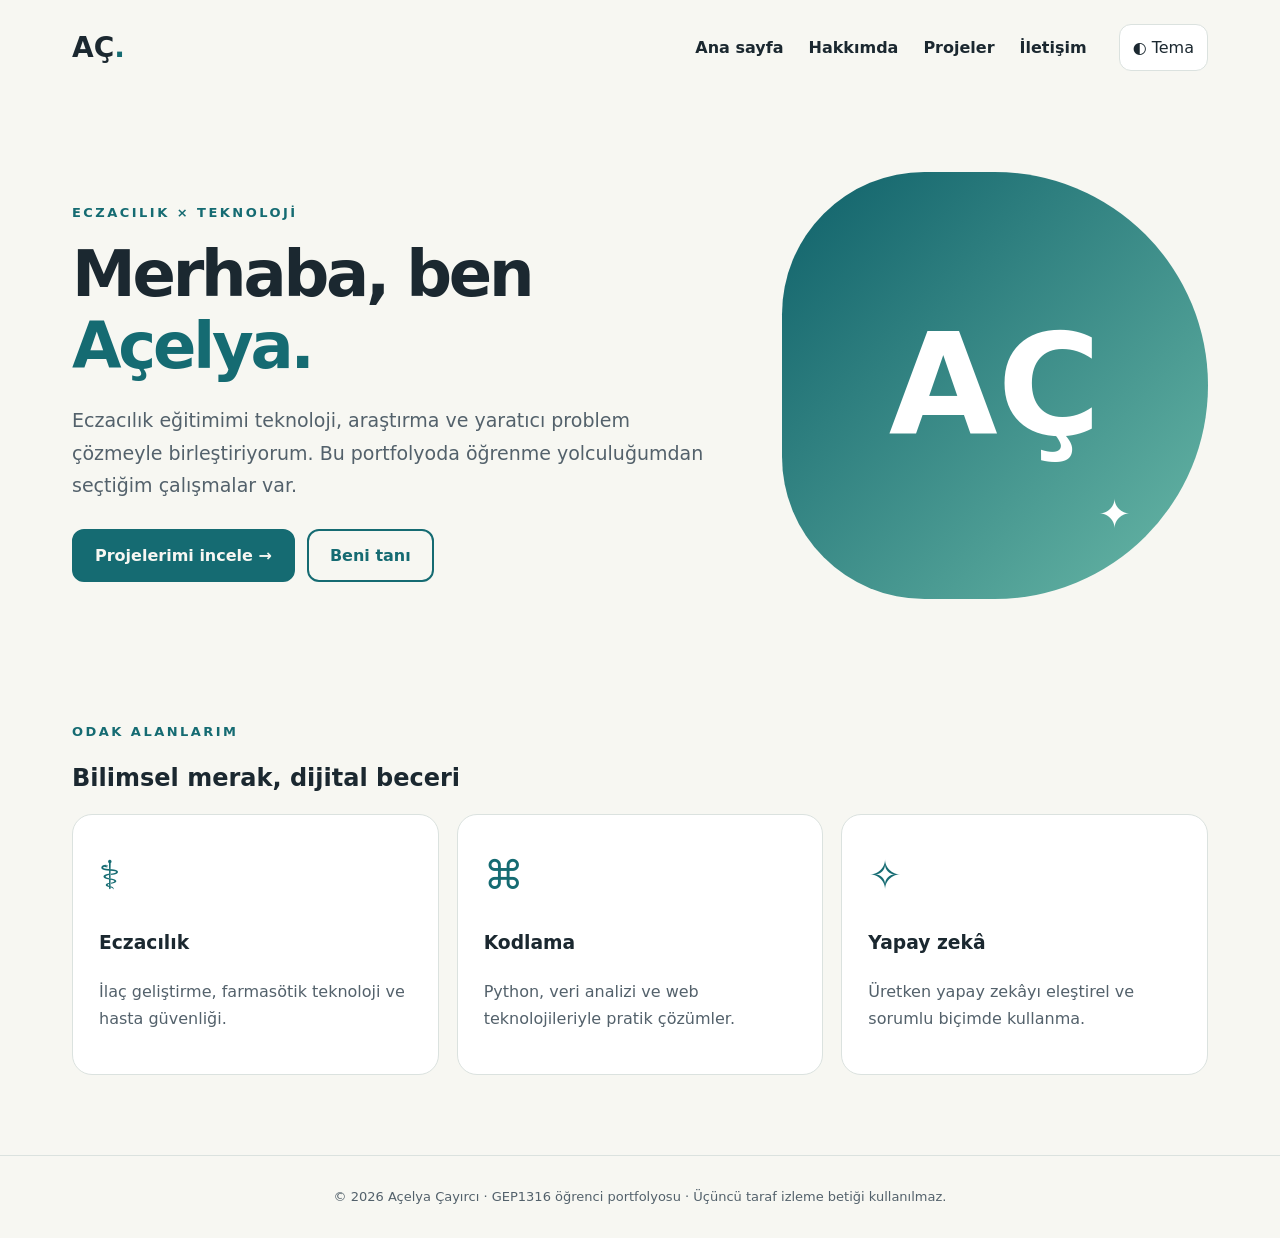
<file: index.html>
<!doctype html><html lang="tr"><head><meta charset="utf-8"><meta name="viewport" content="width=device-width,initial-scale=1"><meta name="description" content="Açelya Çayırcı, eczacılık ve dijital okuryazarlık portfolyosu"><title>Ana sayfa | Açelya Çayırcı</title><link rel="stylesheet" href="style.css"></head><body><a class="skip" href="#main">İçeriğe geç</a><header class="top"><a class="logo" href="index.html">AÇ<span>.</span></a><button id="menu" class="menu" aria-expanded="false" aria-controls="nav">☰ <span class="sr">Menüyü aç</span></button><nav id="nav" aria-label="Ana menü"><a href="index.html">Ana sayfa</a><a href="hakkimda.html">Hakkımda</a><a href="projeler.html">Projeler</a><a href="iletisim.html">İletişim</a></nav><button id="theme" aria-label="Karanlık modu aç">◐ Tema</button></header><main id="main"><section class="hero"><div><p class="eyebrow">ECZACILIK × TEKNOLOJİ</p><h1>Merhaba, ben <em>Açelya.</em></h1><p class="lead">Eczacılık eğitimimi teknoloji, araştırma ve yaratıcı problem çözmeyle birleştiriyorum. Bu portfolyoda öğrenme yolculuğumdan seçtiğim çalışmalar var.</p><div class="actions"><a class="btn" href="projeler.html">Projelerimi incele →</a><a class="btn secondary" href="hakkimda.html">Beni tanı</a></div></div><div class="avatar" role="img" aria-label="Açelya isminin baş harflerinden oluşturulmuş soyut avatar">AÇ<span>✦</span></div></section><section class="section"><p class="eyebrow">ODAK ALANLARIM</p><h2>Bilimsel merak, dijital beceri</h2><div class="cards"><article class="card"><div class="symbol">⚕</div><h3>Eczacılık</h3><p>İlaç geliştirme, farmasötik teknoloji ve hasta güvenliği.</p></article><article class="card"><div class="symbol">⌘</div><h3>Kodlama</h3><p>Python, veri analizi ve web teknolojileriyle pratik çözümler.</p></article><article class="card"><div class="symbol">✧</div><h3>Yapay zekâ</h3><p>Üretken yapay zekâyı eleştirel ve sorumlu biçimde kullanma.</p></article></div></section></main><footer>© 2026 Açelya Çayırcı · GEP1316 öğrenci portfolyosu · Üçüncü taraf izleme betiği kullanılmaz.</footer><script src="script.js" defer></script></body></html>
</file>
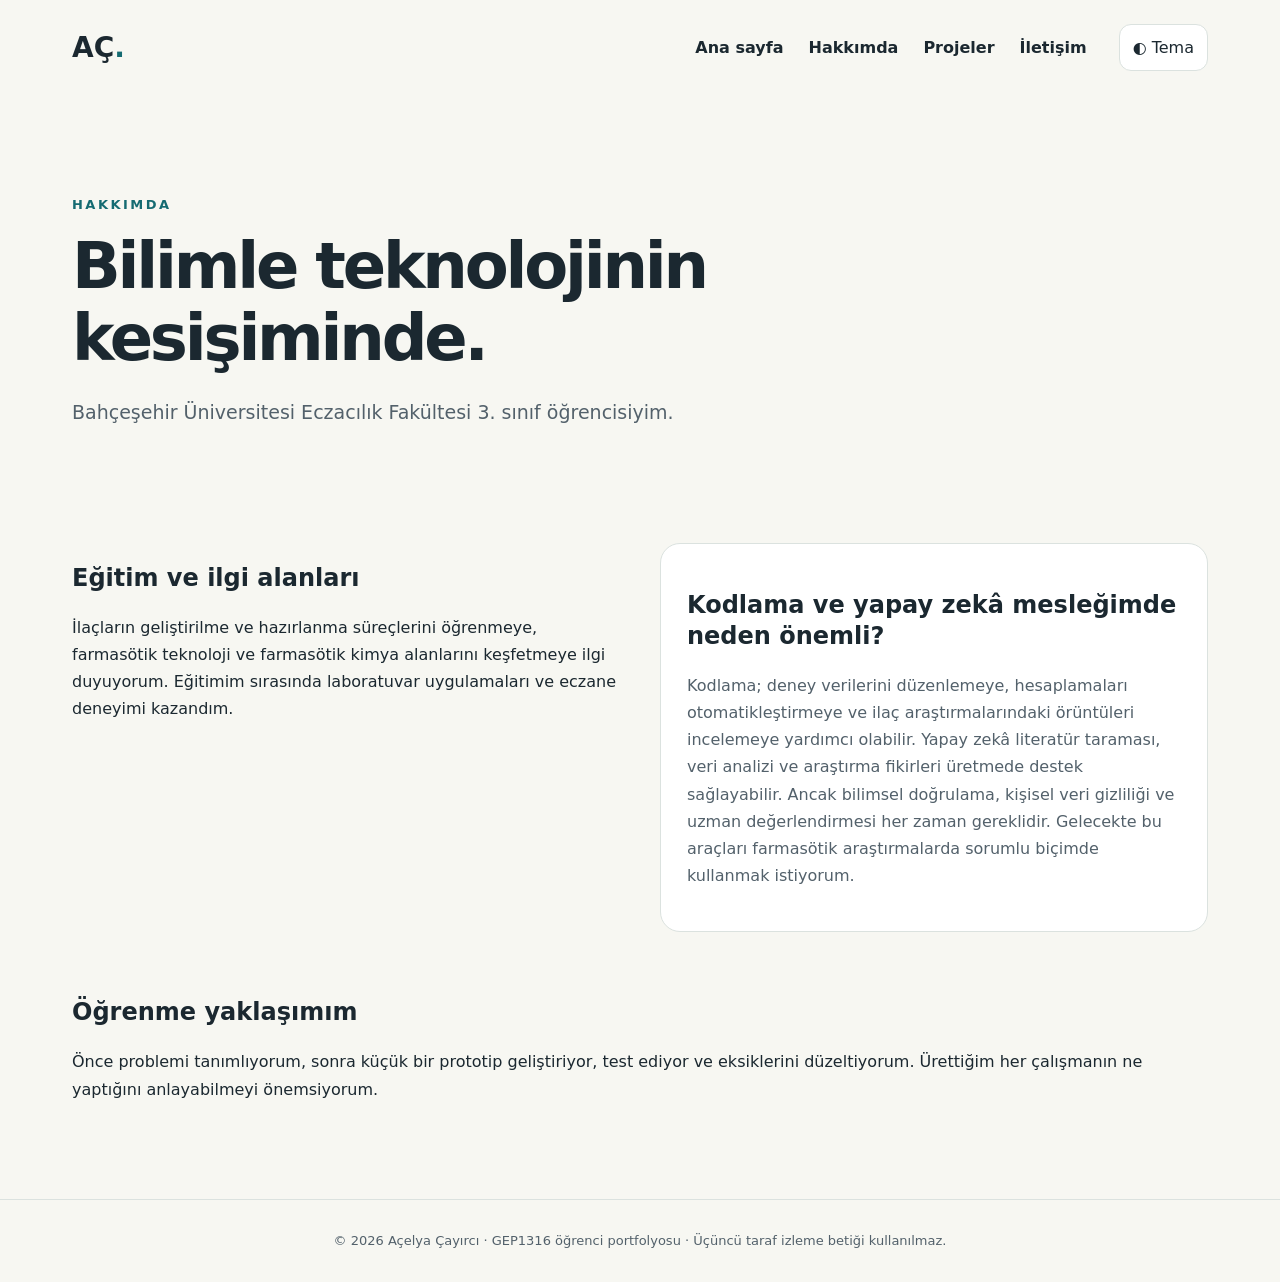
<file: hakkimda.html>
<!doctype html><html lang="tr"><head><meta charset="utf-8"><meta name="viewport" content="width=device-width,initial-scale=1"><meta name="description" content="Açelya Çayırcı, eczacılık ve dijital okuryazarlık portfolyosu"><title>Hakkımda | Açelya Çayırcı</title><link rel="stylesheet" href="style.css"></head><body><a class="skip" href="#main">İçeriğe geç</a><header class="top"><a class="logo" href="index.html">AÇ<span>.</span></a><button id="menu" class="menu" aria-expanded="false" aria-controls="nav">☰ <span class="sr">Menüyü aç</span></button><nav id="nav" aria-label="Ana menü"><a href="index.html">Ana sayfa</a><a href="hakkimda.html">Hakkımda</a><a href="projeler.html">Projeler</a><a href="iletisim.html">İletişim</a></nav><button id="theme" aria-label="Karanlık modu aç">◐ Tema</button></header><main id="main"><section class="pagehead"><p class="eyebrow">HAKKIMDA</p><h1>Bilimle teknolojinin kesişiminde.</h1><p class="lead">Bahçeşehir Üniversitesi Eczacılık Fakültesi 3. sınıf öğrencisiyim.</p></section><section class="section two"><div><h2>Eğitim ve ilgi alanları</h2><p>İlaçların geliştirilme ve hazırlanma süreçlerini öğrenmeye, farmasötik teknoloji ve farmasötik kimya alanlarını keşfetmeye ilgi duyuyorum. Eğitimim sırasında laboratuvar uygulamaları ve eczane deneyimi kazandım.</p></div><div class="card"><h2>Kodlama ve yapay zekâ mesleğimde neden önemli?</h2><p>Kodlama; deney verilerini düzenlemeye, hesaplamaları otomatikleştirmeye ve ilaç araştırmalarındaki örüntüleri incelemeye yardımcı olabilir. Yapay zekâ literatür taraması, veri analizi ve araştırma fikirleri üretmede destek sağlayabilir. Ancak bilimsel doğrulama, kişisel veri gizliliği ve uzman değerlendirmesi her zaman gereklidir. Gelecekte bu araçları farmasötik araştırmalarda sorumlu biçimde kullanmak istiyorum.</p></div></section><section class="section"><h2>Öğrenme yaklaşımım</h2><p>Önce problemi tanımlıyorum, sonra küçük bir prototip geliştiriyor, test ediyor ve eksiklerini düzeltiyorum. Ürettiğim her çalışmanın ne yaptığını anlayabilmeyi önemsiyorum.</p></section></main><footer>© 2026 Açelya Çayırcı · GEP1316 öğrenci portfolyosu · Üçüncü taraf izleme betiği kullanılmaz.</footer><script src="script.js" defer></script></body></html>
</file>
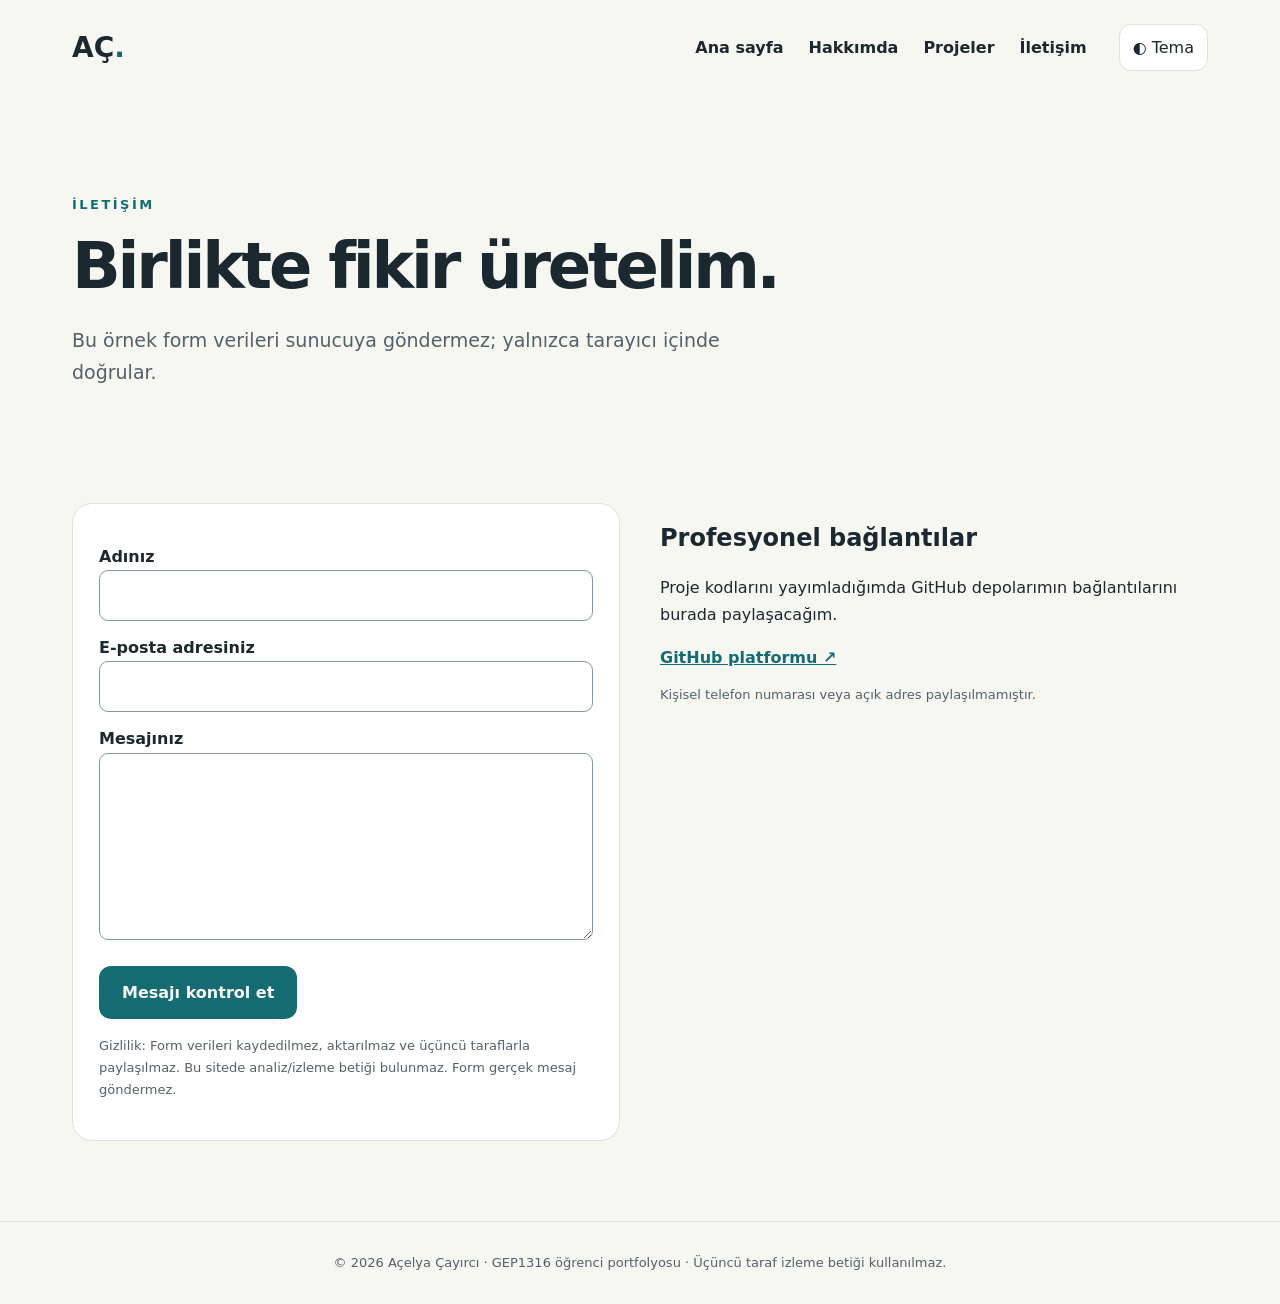
<file: iletisim.html>
<!doctype html><html lang="tr"><head><meta charset="utf-8"><meta name="viewport" content="width=device-width,initial-scale=1"><meta name="description" content="Açelya Çayırcı, eczacılık ve dijital okuryazarlık portfolyosu"><title>İletişim | Açelya Çayırcı</title><link rel="stylesheet" href="style.css"></head><body><a class="skip" href="#main">İçeriğe geç</a><header class="top"><a class="logo" href="index.html">AÇ<span>.</span></a><button id="menu" class="menu" aria-expanded="false" aria-controls="nav">☰ <span class="sr">Menüyü aç</span></button><nav id="nav" aria-label="Ana menü"><a href="index.html">Ana sayfa</a><a href="hakkimda.html">Hakkımda</a><a href="projeler.html">Projeler</a><a href="iletisim.html">İletişim</a></nav><button id="theme" aria-label="Karanlık modu aç">◐ Tema</button></header><main id="main"><section class="pagehead"><p class="eyebrow">İLETİŞİM</p><h1>Birlikte fikir üretelim.</h1><p class="lead">Bu örnek form verileri sunucuya göndermez; yalnızca tarayıcı içinde doğrular.</p></section><section class="section two"><form id="contact" class="card" novalidate><label for="name">Adınız</label><input id="name" name="name" autocomplete="name" required minlength="2" maxlength="80"><label for="email">E-posta adresiniz</label><input id="email" name="email" type="email" autocomplete="email" required maxlength="120"><label for="message">Mesajınız</label><textarea id="message" name="message" rows="6" required minlength="10" maxlength="1500"></textarea><button class="btn" type="submit">Mesajı kontrol et</button><p id="feedback" role="status" aria-live="polite"></p><p class="privacy">Gizlilik: Form verileri kaydedilmez, aktarılmaz ve üçüncü taraflarla paylaşılmaz. Bu sitede analiz/izleme betiği bulunmaz. Form gerçek mesaj göndermez.</p></form><div><h2>Profesyonel bağlantılar</h2><p>Proje kodlarını yayımladığımda GitHub depolarımın bağlantılarını burada paylaşacağım.</p><a class="link" href="https://github.com/" target="_blank" rel="noopener noreferrer">GitHub platformu ↗</a><p class="privacy">Kişisel telefon numarası veya açık adres paylaşılmamıştır.</p></div></section></main><footer>© 2026 Açelya Çayırcı · GEP1316 öğrenci portfolyosu · Üçüncü taraf izleme betiği kullanılmaz.</footer><script src="script.js" defer></script></body></html>
</file>
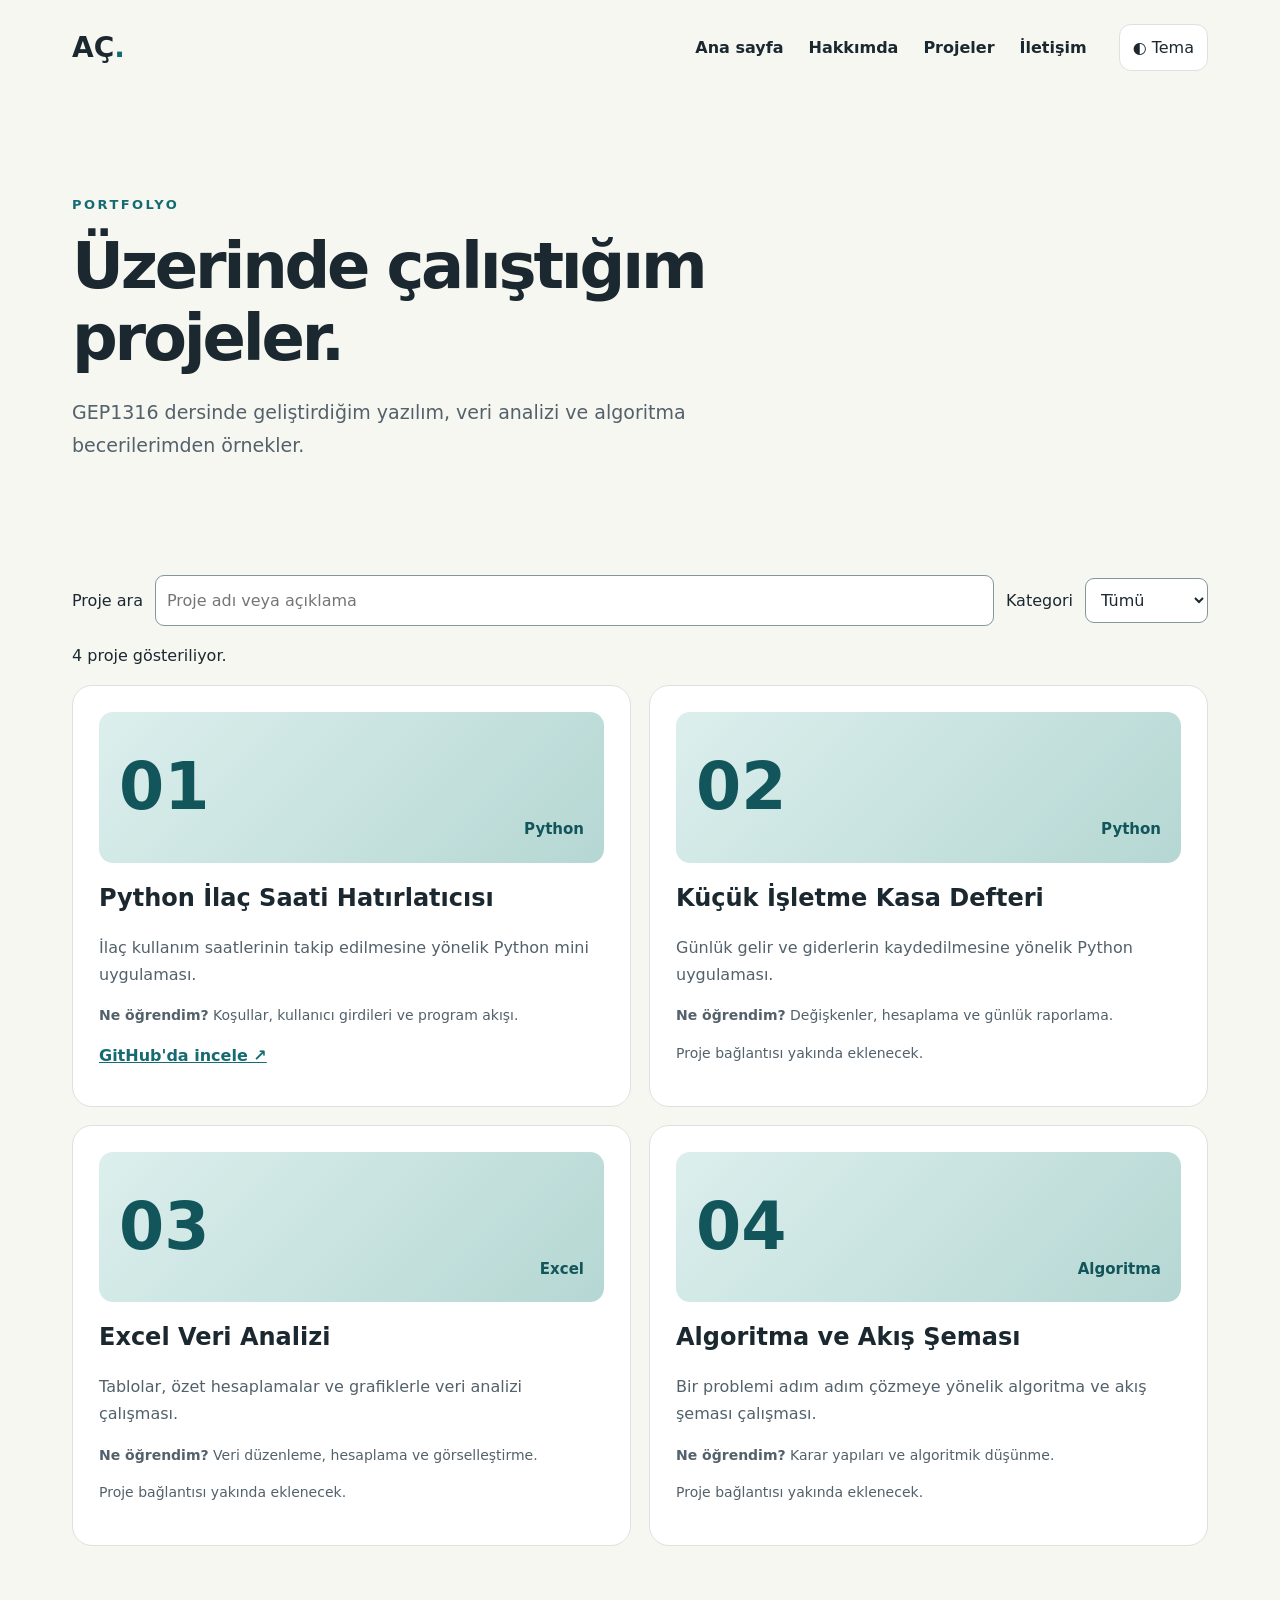
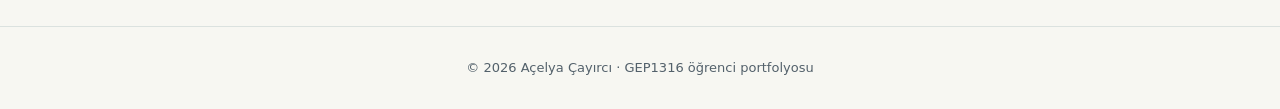
<file: projeler.html>
<!doctype html>
<html lang="tr">
<head>
  <meta charset="utf-8">
  <meta name="viewport" content="width=device-width, initial-scale=1">
  <meta name="description" content="Açelya Çayırcı proje portfolyosu">
  <title>Projeler | Açelya Çayırcı</title>
  <link rel="stylesheet" href="style.css">
</head>
<body>
  <a class="skip" href="#main">İçeriğe geç</a>

  <header class="top">
    <a class="logo" href="index.html">AÇ<span>.</span></a>
    <button id="menu" class="menu" aria-expanded="false" aria-controls="nav">☰ <span class="sr">Menüyü aç</span></button>
    <nav id="nav" aria-label="Ana menü">
      <a href="index.html">Ana sayfa</a>
      <a href="hakkimda.html">Hakkımda</a>
      <a href="projeler.html">Projeler</a>
      <a href="iletisim.html">İletişim</a>
    </nav>
    <button id="theme" aria-label="Karanlık modu aç">◐ Tema</button>
  </header>

  <main id="main">
    <section class="pagehead">
      <p class="eyebrow">PORTFOLYO</p>
      <h1>Üzerinde çalıştığım projeler.</h1>
      <p class="lead">GEP1316 dersinde geliştirdiğim yazılım, veri analizi ve algoritma becerilerimden örnekler.</p>
    </section>

    <section class="section">
      <div class="filters">
        <label for="search">Proje ara</label>
        <input id="search" type="search" placeholder="Proje adı veya açıklama">
        <label for="filter">Kategori</label>
        <select id="filter">
          <option value="all">Tümü</option>
          <option value="python">Python</option>
          <option value="excel">Excel</option>
          <option value="algoritma">Algoritma</option>
        </select>
      </div>

      <p id="count" role="status" aria-live="polite"></p>

      <div class="cards projects">
        <article class="card project" data-category="python" data-search="python ilaç saati hatırlatıcısı">
          <div class="project-art">01<small>Python</small></div>
          <h2>Python İlaç Saati Hatırlatıcısı</h2>
          <p>İlaç kullanım saatlerinin takip edilmesine yönelik Python mini uygulaması.</p>
          <p class="learn"><strong>Ne öğrendim?</strong> Koşullar, kullanıcı girdileri ve program akışı.</p>
          <a class="link" href="https://github.com/acelya1213/GEP1316-Ilac-Hatirlatici" target="_blank" rel="noopener noreferrer">GitHub'da incele ↗</a>
        </article>

        <article class="card project" data-category="python" data-search="küçük işletme kasa defteri">
          <div class="project-art">02<small>Python</small></div>
          <h2>Küçük İşletme Kasa Defteri</h2>
          <p>Günlük gelir ve giderlerin kaydedilmesine yönelik Python uygulaması.</p>
          <p class="learn"><strong>Ne öğrendim?</strong> Değişkenler, hesaplama ve günlük raporlama.</p>
          <p class="learn">Proje bağlantısı yakında eklenecek.</p>
        </article>

        <article class="card project" data-category="excel" data-search="excel veri analizi">
          <div class="project-art">03<small>Excel</small></div>
          <h2>Excel Veri Analizi</h2>
          <p>Tablolar, özet hesaplamalar ve grafiklerle veri analizi çalışması.</p>
          <p class="learn"><strong>Ne öğrendim?</strong> Veri düzenleme, hesaplama ve görselleştirme.</p>
          <p class="learn">Proje bağlantısı yakında eklenecek.</p>
        </article>

        <article class="card project" data-category="algoritma" data-search="algoritma akış şeması">
          <div class="project-art">04<small>Algoritma</small></div>
          <h2>Algoritma ve Akış Şeması</h2>
          <p>Bir problemi adım adım çözmeye yönelik algoritma ve akış şeması çalışması.</p>
          <p class="learn"><strong>Ne öğrendim?</strong> Karar yapıları ve algoritmik düşünme.</p>
          <p class="learn">Proje bağlantısı yakında eklenecek.</p>
        </article>
      </div>

      <p id="empty" hidden>Aramanızla eşleşen proje bulunamadı.</p>
    </section>
  </main>

  <footer>© 2026 Açelya Çayırcı · GEP1316 öğrenci portfolyosu</footer>
  <script src="script.js" defer></script>
</body>
</html>
</file>
<file: style.css>
:root{--bg:#f7f7f2;--surface:#fff;--ink:#1b2830;--muted:#53616b;--accent:#156b72;--line:#dbe2df;--focus:#c26c13}*{box-sizing:border-box}html{scroll-behavior:smooth}body{margin:0;background:var(--bg);color:var(--ink);font:16px/1.7 system-ui,-apple-system,"Segoe UI",sans-serif}body.dark{--bg:#111d24;--surface:#1b2b34;--ink:#f3f7f7;--muted:#c2d1d3;--accent:#86dce0;--line:#39515a;--focus:#f4b969}a{color:var(--accent)}a:focus-visible,button:focus-visible,input:focus-visible,textarea:focus-visible,select:focus-visible{outline:3px solid var(--focus);outline-offset:3px}.skip{position:absolute;top:-100px;left:15px;background:var(--surface);padding:10px;z-index:9}.skip:focus{top:10px}.top{max-width:1200px;margin:auto;padding:24px 32px;display:flex;align-items:center;gap:32px}.logo{font-size:28px;font-weight:900;text-decoration:none;color:var(--ink)}.logo span{color:var(--accent)}nav{display:flex;gap:25px;margin-left:auto}nav a{text-decoration:none;color:var(--ink);font-weight:600}nav a:hover{text-decoration:underline}button{cursor:pointer;font:inherit}#theme,.menu{border:1px solid var(--line);background:var(--surface);color:var(--ink);padding:9px 13px;border-radius:12px}.menu{display:none}main{max-width:1200px;margin:auto;padding:20px 32px 80px}.hero{min-height:540px;display:grid;grid-template-columns:1.5fr 1fr;gap:70px;align-items:center}.eyebrow{font-size:13px;letter-spacing:.19em;font-weight:800;color:var(--accent)}h1{font-size:clamp(38px,5vw,70px);line-height:1.13;letter-spacing:-.05em;margin:14px 0 22px}h1 em{font-style:normal;color:var(--accent)}h2{line-height:1.3}.lead{font-size:19px;color:var(--muted);max-width:690px}.actions{display:flex;gap:12px;flex-wrap:wrap;margin-top:28px}.btn{display:inline-block;border:2px solid var(--accent);background:var(--accent);color:var(--bg);border-radius:12px;padding:11px 21px;font-weight:700;text-decoration:none}.secondary{background:transparent;color:var(--accent)}.avatar{aspect-ratio:1;background:linear-gradient(135deg,#0f616a,#69b8a7);border-radius:40% 60% 60% 40%;display:grid;place-items:center;color:white;font-size:clamp(70px,11vw,150px);font-weight:800;position:relative}.avatar span{position:absolute;bottom:12%;right:18%;font-size:40px}.section{margin-top:65px}.cards{display:grid;grid-template-columns:repeat(3,1fr);gap:18px}.card{background:var(--surface);border:1px solid var(--line);border-radius:20px;padding:26px;min-width:0}.card p{color:var(--muted)}.symbol{font-size:40px;color:var(--accent)}.pagehead{padding:65px 0 30px;max-width:800px}.two{display:grid;grid-template-columns:1fr 1fr;gap:40px}.projects{grid-template-columns:repeat(2,1fr)}.project-art{background:linear-gradient(135deg,#dcefed,#b5d7d3);color:#12565c;min-height:145px;border-radius:14px;padding:20px;display:flex;align-items:end;justify-content:space-between;font-size:65px;font-weight:800}.project-art small{font-size:15px}.learn{font-size:14px}.filters{display:flex;align-items:center;gap:12px;flex-wrap:wrap}.filters input{flex:1;min-width:170px}input,textarea,select{width:100%;padding:11px;border:1px solid #85969c;border-radius:9px;background:var(--surface);color:var(--ink);font:inherit}.filters select{width:auto}form label{display:block;margin-top:13px;font-weight:700}form .btn{margin-top:18px}.privacy{font-size:13px;color:var(--muted)}.link{font-weight:700}footer{border-top:1px solid var(--line);padding:30px;text-align:center;color:var(--muted);font-size:13px}.sr{position:absolute;width:1px;height:1px;overflow:hidden;clip:rect(0,0,0,0)}[hidden]{display:none!important}@media(max-width:850px){.hero{gap:30px;min-height:400px}.cards{grid-template-columns:repeat(2,1fr)}.two{grid-template-columns:1fr}nav{gap:12px}}@media(max-width:600px){.top{padding:16px;flex-wrap:wrap;gap:12px}.menu{display:block;margin-left:auto}nav{display:none;order:5;width:100%;flex-direction:column;gap:0;background:var(--surface);border-radius:12px;padding:10px}nav.open{display:flex}nav a{padding:10px}main{padding:15px 18px 60px}.hero{grid-template-columns:1fr;gap:25px;padding-top:35px}.avatar{max-width:240px;margin:auto;width:100%}.cards,.projects{grid-template-columns:1fr}.pagehead{padding:30px 0}.section{margin-top:35px}}
</file>
